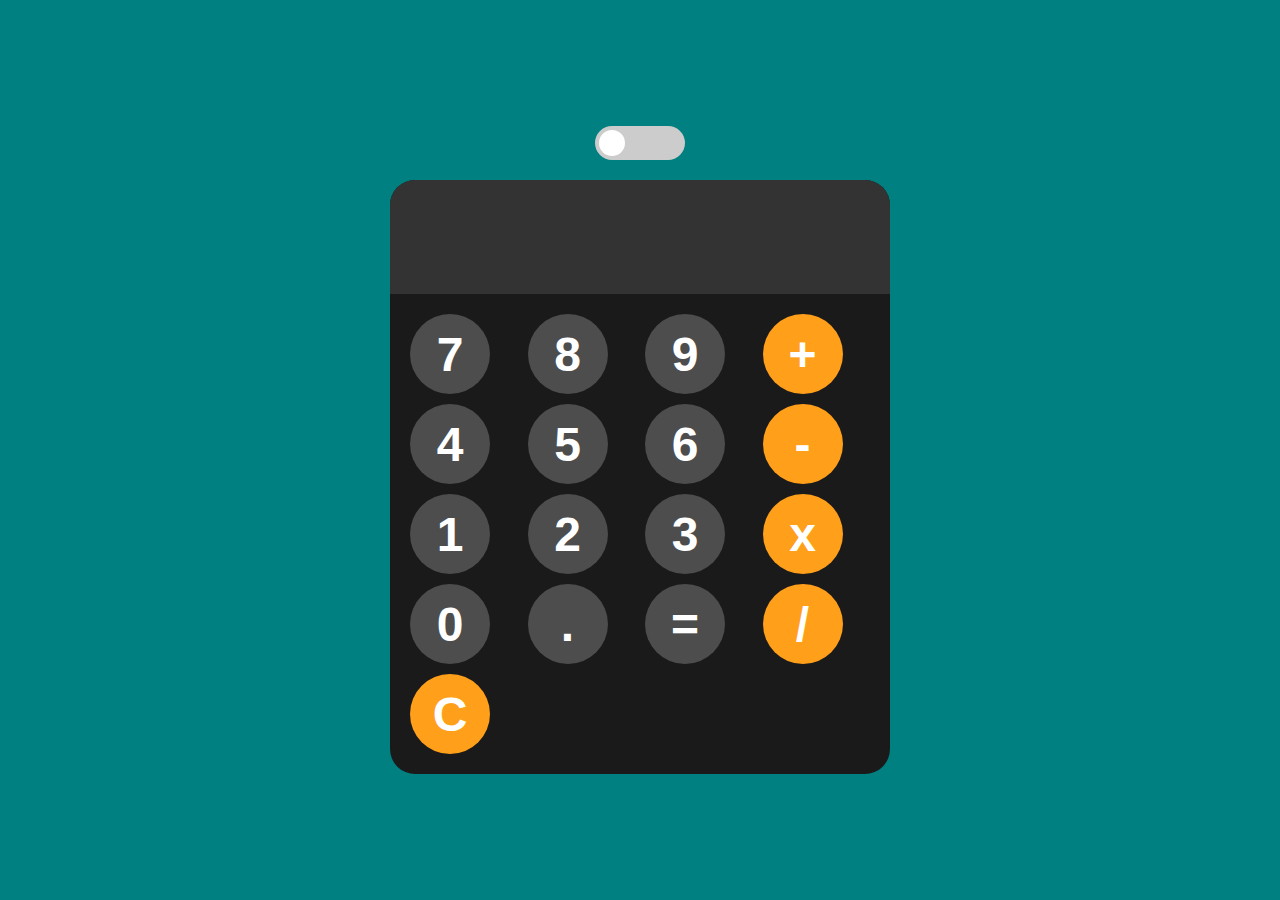
<file: index.html>
<!DOCTYPE html>
<html lang="en">
<head>
    <meta charset="UTF-8">
    <meta name="viewport" content="width=device-width, initial-scale=1.0">
    <link rel="stylesheet" href="Styles/style.css">
    <title>Calculator</title>
</head>
<body id="body">
    <div class="wrapper">
        <label class="switch">
            <input type="checkbox" id="themeToggle">
            <span class="slider"></span>
        </label>
        <div id="Calculator">
            <input id="Display" readonly>
            <div id="Keys">
                <button class="button" onclick="AppendToDisplay('7')">7</button>
                <button class="button" onclick="AppendToDisplay('8')">8</button>
                <button class="button" onclick="AppendToDisplay('9')">9</button>
                <button class="button Opr" onclick="AppendToDisplay('+')">+</button>
                <button class="button" onclick="AppendToDisplay('4')">4</button>
                <button class="button" onclick="AppendToDisplay('5')">5</button>
                <button class="button" onclick="AppendToDisplay('6')">6</button>
                <button class="button Opr" onclick="AppendToDisplay('-')">-</button>
                <button class="button" onclick="AppendToDisplay('1')">1</button>
                <button class="button" onclick="AppendToDisplay('2')">2</button>
                <button class="button" onclick="AppendToDisplay('3')">3</button>
                <button class="button Opr" onclick="AppendToDisplay('*')">x</button>
                <button class="button" onclick="AppendToDisplay('0')">0</button>
                <button class="button" onclick="AppendToDisplay('.')">.</button>
                <button class="button" onclick="Calculate()">=</button>
                <button class="button Opr" onclick="AppendToDisplay('/')">/</button>
                <button class="button Opr" onclick="Clear()">C</button>
                
            </div>
        </div>
    </div>
    <script src="main.js"></script>
</body>
</html>
</file>
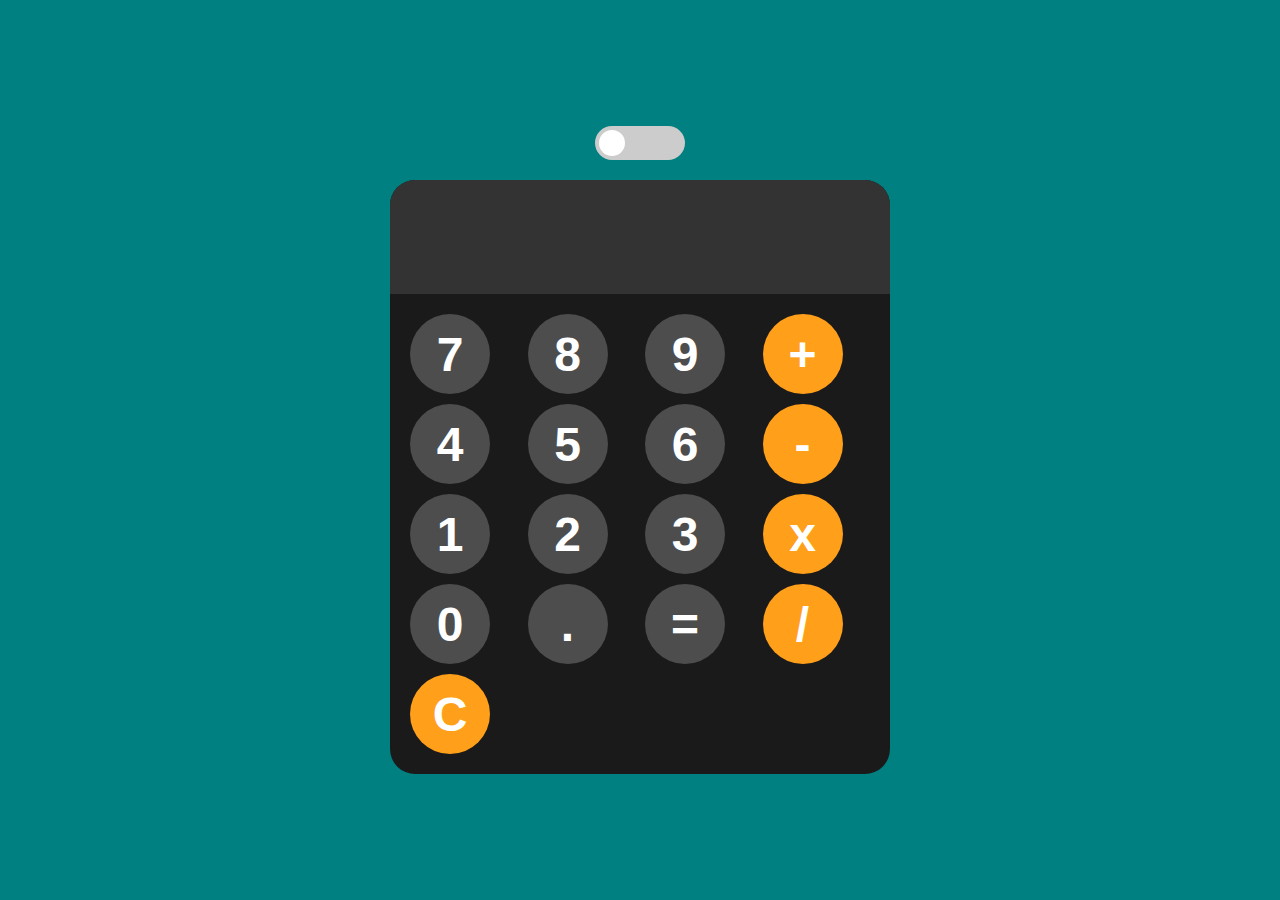
<file: main.html>
<!DOCTYPE html>
<html lang="en">
<head>
    <meta charset="UTF-8">
    <meta name="viewport" content="width=device-width, initial-scale=1.0">
    <link rel="stylesheet" href="Styles/style.css">
    <title>Calculator</title>
</head>
<body id="body">
    <div class="wrapper">
        <label class="switch">
            <input type="checkbox" id="themeToggle">
            <span class="slider"></span>
        </label>
        <div id="Calculator">
            <input id="Display" readonly>
            <div id="Keys">
                <button onclick="AppendToDisplay('7')">7</button>
                <button onclick="AppendToDisplay('8')">8</button>
                <button onclick="AppendToDisplay('9')">9</button>
                <button onclick="AppendToDisplay('+')" class="Opr">+</button>
                <button onclick="AppendToDisplay('4')">4</button>
                <button onclick="AppendToDisplay('5')">5</button>
                <button onclick="AppendToDisplay('6')">6</button>
                <button onclick="AppendToDisplay('-')" class="Opr">-</button>
                <button onclick="AppendToDisplay('1')">1</button>
                <button onclick="AppendToDisplay('2')">2</button>
                <button onclick="AppendToDisplay('3')">3</button>
                <button onclick="AppendToDisplay('*')" class="Opr">x</button>
                <button onclick="AppendToDisplay('0')">0</button>
                <button onclick="AppendToDisplay('.')">.</button>
                <button onclick="Calculate()">=</button>
                <button onclick="AppendToDisplay('/')" class="Opr">/</button>
                <button onclick="Clear()" class="Opr">C</button>
            </div>
        </div>
    </div>
    <script src="main.js"></script>
</body>
</html>
</file>
<file: Styles/style.css>
body {
    margin: 0;
    display: flex;
    justify-content: center;
    align-items: center;
    height: 100vh;
    background-color: teal;
}

body.step-0 {
    margin: 0;
    display: flex;
    justify-content: center;
    align-items: center;
    height: 100vh;
    background-color: teal;
}

body.step-1 {
    margin: 0;
    display: flex;
    justify-content: center;
    align-items: center;
    height: 100vh;
    background-color: white;
}
body.step-2 {
    margin: 0;
    display: flex;
    justify-content: center;
    align-items: center;
    height: 100vh;
    background-color: black;
}

.wrapper {
    display: flex;
    flex-direction: column;
    align-items: center;
}
#Calculator{
    background-color: hsl(0, 0%, 10%);
    max-width: 500px;
    border-radius: 25px;
    overflow: hidden;
    border: none;
    margin-top: 20px;
}
#Calculator.step-0 {
    background-color: hsl(0, 0%, 10%);
    max-width: 500px;
    border-radius: 25px;
    overflow: hidden;
    border: none;
    margin-top: 20px;
}

#Calculator.step-1 {
    background-color: white;    
    max-width: 500px;
    border-radius: 25px;
    overflow: hidden;
    border: none;
    margin-top: 20px;
}
#Calculator.step-2 {
    background-color: hsl(0, 0%, 10%);
    max-width: 500px;
    border-radius: 25px;
    overflow: hidden;
    border: none;
    margin-top: 20px;
}
#Display{
    background-color: hsl(0, 0%, 20%);
    width: 100%;
    padding: 20px;
    font-family: Arial, sans-serif;
    font-size: 4rem;
    border: none;
    color: aliceblue;
    overflow-x: auto;
    white-space: nowrap;
}

#Display.step-0 {
    background-color: hsl(0, 0%, 20%);
    width: 100%;
    padding: 20px;
    font-family: Arial, sans-serif;
    font-size: 4rem;
    border: none;
    color: aliceblue;
    overflow-x: auto;
    white-space: nowrap;
}

#Display.step-1 {
    background-color: #e0e0e0; 
    width: 100%;
    padding: 20px;
    font-family: Arial, sans-serif;
    font-size: 4rem;
    border: none;
    overflow-x: auto;
    white-space: nowrap;
    color: black;
}
#Display.step-2 {
    background-color: hsl(0, 0%, 20%);
    width: 100%;
    padding: 20px;
    font-family: Arial, sans-serif;
    font-size: 4rem;
    border: none;
    color: aliceblue;
    overflow-x: auto;
    white-space: nowrap;
}
#Keys {
    display: grid;
    grid-template-columns: repeat(4, 1fr);
    gap: 10px;
    padding: 20px;
}
button{
    width: 80px;
    height: 80px;
    border-radius: 50px;
    border: none;
    background-color: hsl(0, 0%, 30%);
    font-size: 3rem;
    font-weight: bold;
    font-family: Arial, sans-serif;
    color: white;
    cursor: pointer;
}
button:hover {
    background-color: hsl(0, 0%, 40%);
}

button:active {
    background-color: hsl(0, 0%, 60%);
}
button.step-0 {
    width: 80px;
    height: 80px;
    border-radius: 50px;
    border: none;
    background-color: hsl(0, 0%, 30%);
    font-size: 3rem;
    font-weight: bold;
    font-family: Arial, sans-serif;
    color: white;
    cursor: pointer;
}

button.step-0:hover {
    background-color: hsl(0, 0%, 40%);
}

button.step-0:active {
    background-color: hsl(0, 0%, 60%);
}

button.step-1 {
    width: 80px;
    height: 80px;
    border-radius: 50px;
    border: none;
    background-color: hsl(0, 0%, 70%);
    font-size: 3rem;
    font-weight: bold;
    font-family: Arial, sans-serif;
    color: rgb(0, 0, 0);
    cursor: pointer;
}

button.step-1:hover {
    background-color: hsl(0, 0%, 85%);
}

button.step-1:active {
    background-color: hsl(0, 0%, 95%);
}
button.step-2 {
    width: 80px;
    height: 80px;
    border-radius: 50px;
    border: none;
    background-color: hsl(0, 0%, 30%);
    font-size: 3rem;
    font-weight: bold;
    font-family: Arial, sans-serif;
    color: white;
    cursor: pointer;
}
button.step-2:hover {
    background-color: hsl(0, 0%, 40%);
}

button.step-2:active {
    background-color: hsl(0, 0%, 60%);
}
button.Opr{
    background-color: hsl(35, 100%, 55%);
    color: white;
}

button.Opr:hover {
    background-color: hsl(35, 100%, 65%);
}

button.Opr:active {
    background-color: hsl(35, 100%, 75%);
}

button.Opr.step-0 {
    background-color: hsl(35, 100%, 55%);
    color: white;
}

button.Opr.step-0:hover {
    background-color: hsl(35, 100%, 65%);
}

button.Opr.step-0:active {
    background-color: hsl(35, 100%, 75%);
}

button.Opr.step-1 {
    background-color: hsl(35, 100%, 55%);
    color: white;
}

button.Opr.step-1:hover {
    background-color: hsl(35, 100%, 61%);
}

button.Opr.step-1:active {
    background-color: hsl(35, 100%, 76%);
}
button.Opr.step-2 {
    background-color: hsl(35, 100%, 55%);
    color: white;
}

button.Opr.step-2:hover {
    background-color: hsl(35, 100%, 61%);
}

button.Opr.step-2:active {
    background-color: hsl(35, 100%, 76%);
}

.switch {
    position: relative;
    display: inline-block;
    width: 90px;
    height: 34px;
}

.switch input {
    opacity: 0;
    width: 0;
    height: 0;
}

.slider {
    position: absolute;
    cursor: pointer;
    top: 0;
    left: 0;
    right: 0;
    bottom: 0;
    background-color: #ccc;
    transition: .5s;
    border-radius: 34px;
    border: none;
}

.slider:before {
    position: absolute;
    content: "";
    height: 26px;
    width: 26px;
    left: 4px;
    bottom: 4px;
    background-color: white;
    transition: .5s;
    border-radius: 50%;
    border: none;
}

/* Define additional states for the 3-step toggle */
.slider.step-0 {
    background-color: #ccc;
}

.slider.step-1 {
    background-color: #7c7c7c;
}

.slider.step-2 {
    background-color: hsl(0,0%,20%);
}

.slider.step-0:before {
    transform: translateX(0);
}

.slider.step-1:before {
    transform: translateX(29px); /* Adjust this value to fit the steps */
}

.slider.step-2:before {
    transform: translateX(56px); /* Adjust this value to fit the steps */
}
</file>
